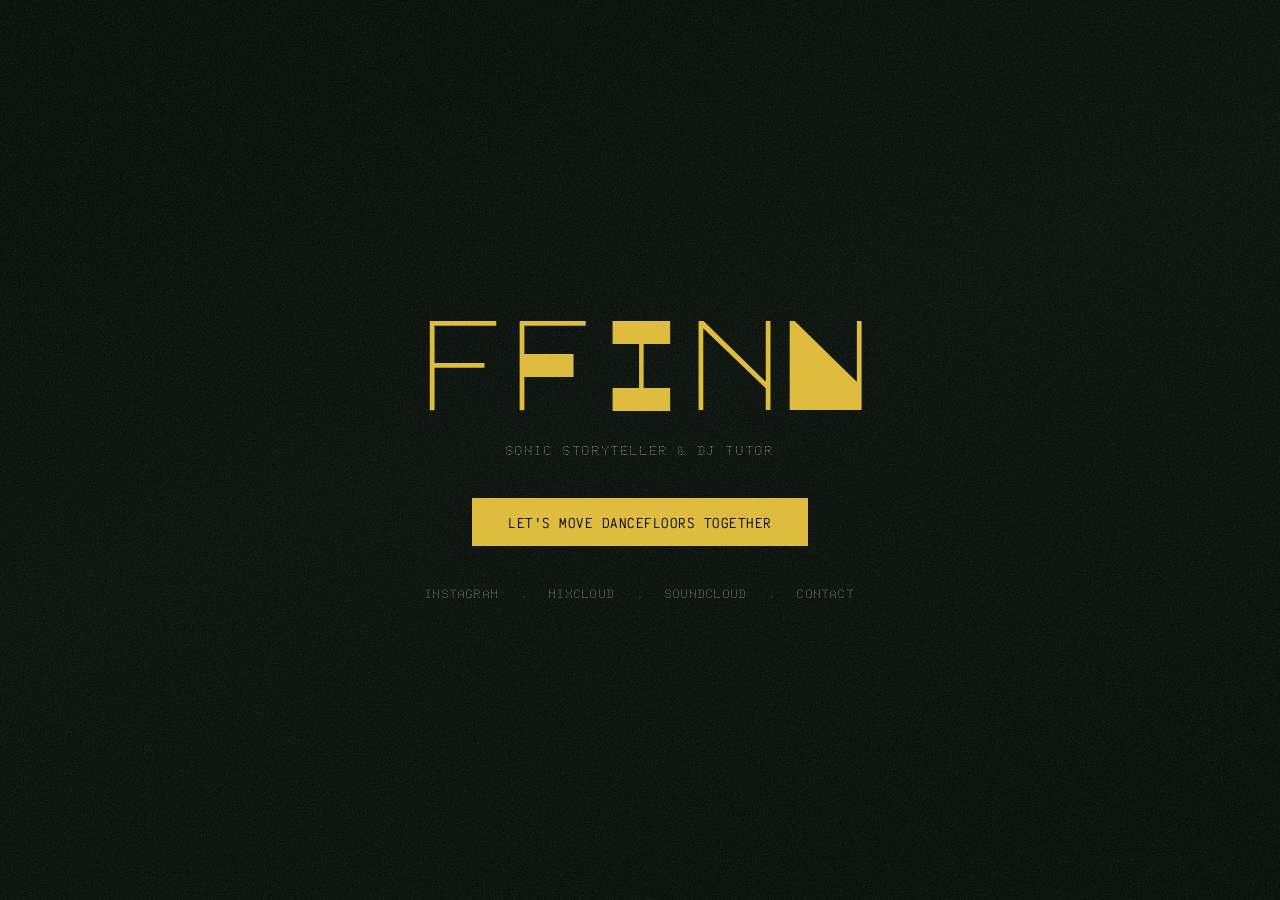
<file: index.html>
<!DOCTYPE html>
<html lang="en">
<head>
  <meta charset="UTF-8" />
  <meta name="viewport" content="width=device-width, initial-scale=1.0" />
  <meta name="theme-color" content="#060D07" />
  <title>FFINN — Sonic Storyteller, DJ Tutor</title>
  <meta name="description" content="FFINN is a queer, Bristol-based multi-genre DJ and tutor, with notable appearances at Shambala Festival and Bang Face Weekender under their belt." />
  <meta name="keywords" content="bristol, singapore, dj, ffinn, underground, dance, alternative, booty bass, dubstep, dnb, 140, femme, girl, lgbtqia, esea, asian" />
  <link rel="preconnect" href="https://fonts.googleapis.com" />
  <link rel="preconnect" href="https://fonts.gstatic.com" crossorigin />
  <link href="https://fonts.googleapis.com/css2?family=Doto:wght@600&family=Major+Mono+Display&family=Victor+Mono:wght@100;400&display=swap" rel="stylesheet" />
  <style>
    *, *::before, *::after { box-sizing: border-box; margin: 0; padding: 0; }
    ::selection { background: #E1BD37; color: #000; }

    :root {
      --bg: #060D07;
      --accent: #E1BD37;
      --text-muted: #A8D4AA;
      --font-body: 'Victor Mono', monospace;
      --font-heading: 'Major Mono Display', monospace;
      --font-mono: 'Doto', monospace;
    }

    body {
      background: linear-gradient(160deg, #020904 0%, #060D07 45%, #030A05 100%);
      color: #fff;
      font-family: var(--font-body);
      font-weight: 100;
      -webkit-font-smoothing: antialiased;
      min-height: 100svh;
      display: flex;
      flex-direction: column;
      align-items: center;
      justify-content: center;
      text-align: center;
      padding: 2rem;
    }

    /* Static noise grain */
    body::before {
      content: '';
      position: fixed;
      inset: 0;
      background: #111;
      filter: url(#noiseFilter);
      opacity: 0.13;
      pointer-events: none;
      z-index: 9000;
    }

    .site-title {
      font-family: var(--font-heading);
      font-size: clamp(3.5rem, 12vw, 8rem);
      font-weight: 400;
      letter-spacing: -0.03em;
      line-height: 1.05;
      color: var(--accent);
      margin-bottom: 1rem;
    }

    .subtitle {
      font-family: var(--font-mono);
      font-size: 0.83rem;
      font-weight: 400;
      letter-spacing: 0.12em;
      text-transform: uppercase;
      color: var(--text-muted);
      margin-bottom: 2.5rem;
    }

    .btn-workshops {
      display: inline-block;
      font-family: var(--font-body);
      font-size: 0.78rem;
      font-weight: 500;
      letter-spacing: 0.12em;
      text-transform: uppercase;
      padding: 0.9rem 2.2rem;
      border: 1px solid var(--accent);
      background: var(--accent);
      color: #000;
      text-decoration: none;
      margin-bottom: 2.5rem;
      transition: opacity 0.15s ease;
    }

    .btn-workshops:hover { opacity: 0.85; }

    .links {
      display: flex;
      gap: 1.25rem;
      flex-wrap: wrap;
      justify-content: center;
    }

    .links a {
      font-family: var(--font-mono);
      font-size: 0.77rem;
      font-weight: 400;
      letter-spacing: 0.1em;
      text-transform: uppercase;
      color: var(--text-muted);
      text-decoration: none;
      transition: color 0.12s ease;
    }

    .links a:hover { color: var(--accent); }

    .links .icon { display: none; }

    .sep {
      color: rgba(255, 255, 255, 0.15);
    }

    @media (max-width: 600px) {
      .links { gap: 1.5rem; }
      .links .icon { display: block; width: 22px; height: 22px; }
      .links .label { display: none; }
      .links .sep { display: none; }
      .links a { font-size: 0; color: var(--text-muted); }
    }
  </style>
</head>
<body>

  <h1 class="site-title">fFInN</h1>
  <p class="subtitle">Sonic Storyteller & DJ Tutor</p>
  <a href="/letsmove" class="btn-workshops">Let's Move Dancefloors Together</a>
  <div class="links">
    <a href="https://www.instagram.com/ffinniff/" target="_blank" rel="noopener" aria-label="Instagram">
      <svg class="icon" viewBox="0 0 24 24" fill="none" stroke="currentColor" stroke-width="1.5" stroke-linecap="round" stroke-linejoin="round"><rect x="2" y="2" width="20" height="20" rx="5"/><circle cx="12" cy="12" r="4"/><circle cx="17.5" cy="6.5" r="1" fill="currentColor" stroke="none"/></svg>
      <span class="label">Instagram</span>
    </a>
    <span class="sep">·</span>
    <a href="https://www.mixcloud.com/ffinn/" target="_blank" rel="noopener" aria-label="Mixcloud">
      <svg class="icon" viewBox="0 0 24 24" fill="none" stroke="currentColor" stroke-width="1.5" stroke-linecap="round" stroke-linejoin="round"><path d="M18 10h-1.26A8 8 0 1 0 9 20h9a5 5 0 0 0 0-10z"/></svg>
      <span class="label">Mixcloud</span>
    </a>
    <span class="sep">·</span>
    <a href="https://soundcloud.com/ffinniff" target="_blank" rel="noopener" aria-label="SoundCloud">
      <svg class="icon" viewBox="0 0 24 24" fill="none" stroke="currentColor" stroke-width="1.5" stroke-linecap="round" stroke-linejoin="round"><path d="M18 10h-1.26A8 8 0 1 0 9 20h9a5 5 0 0 0 0-10z"/><path d="M9 20V9"/></svg>
      <span class="label">SoundCloud</span>
    </a>
    <span class="sep">·</span>
    <a href="mailto:ffinniff@gmail.com" aria-label="Contact">
      <svg class="icon" viewBox="0 0 24 24" fill="none" stroke="currentColor" stroke-width="1.5" stroke-linecap="round" stroke-linejoin="round"><rect x="2" y="4" width="20" height="16" rx="2"/><path d="m22 7-8.97 5.7a1.94 1.94 0 0 1-2.06 0L2 7"/></svg>
      <span class="label">Contact</span>
    </a>
  </div>

  <svg width="0" height="0" style="position:absolute" aria-hidden="true">
    <filter id="noiseFilter">
      <feTurbulence type="fractalNoise" baseFrequency="0.65" numOctaves="4" stitchTiles="stitch"/>
    </filter>
  </svg>
</body>
</html>
</file>
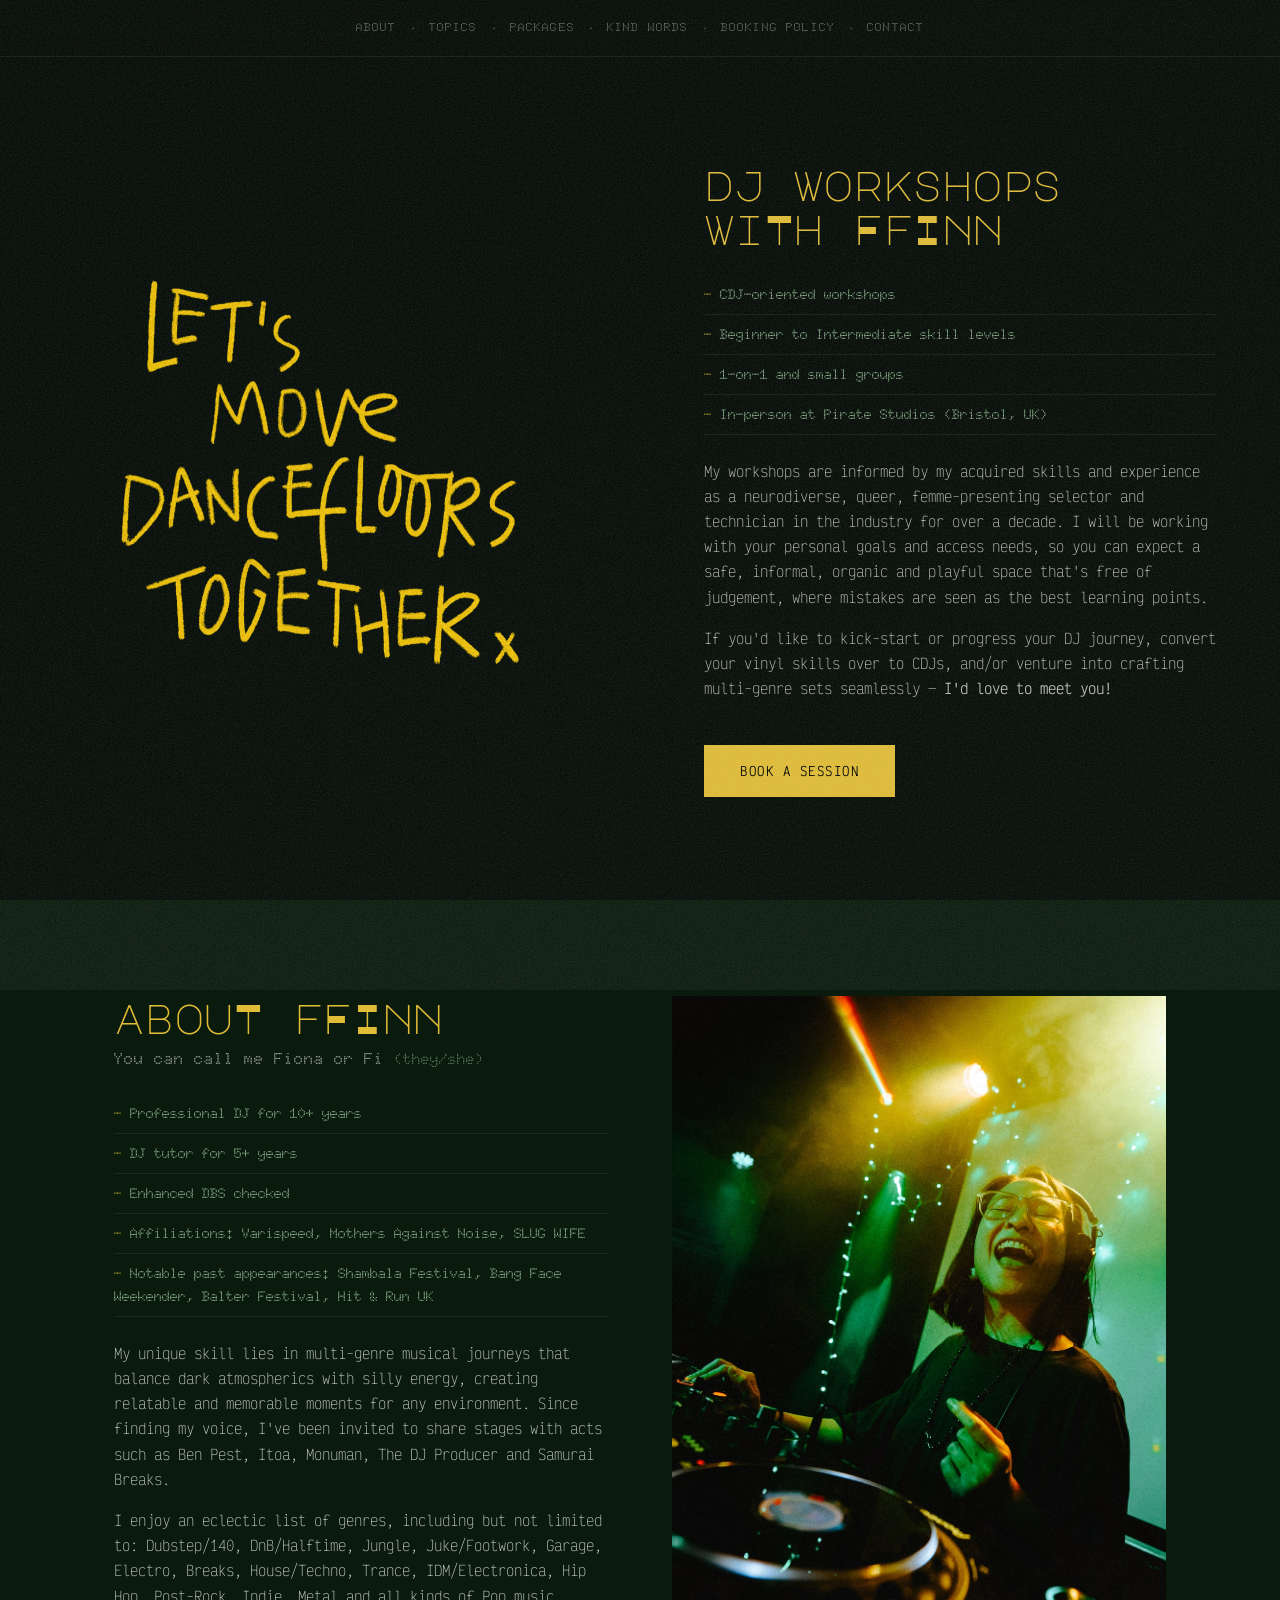
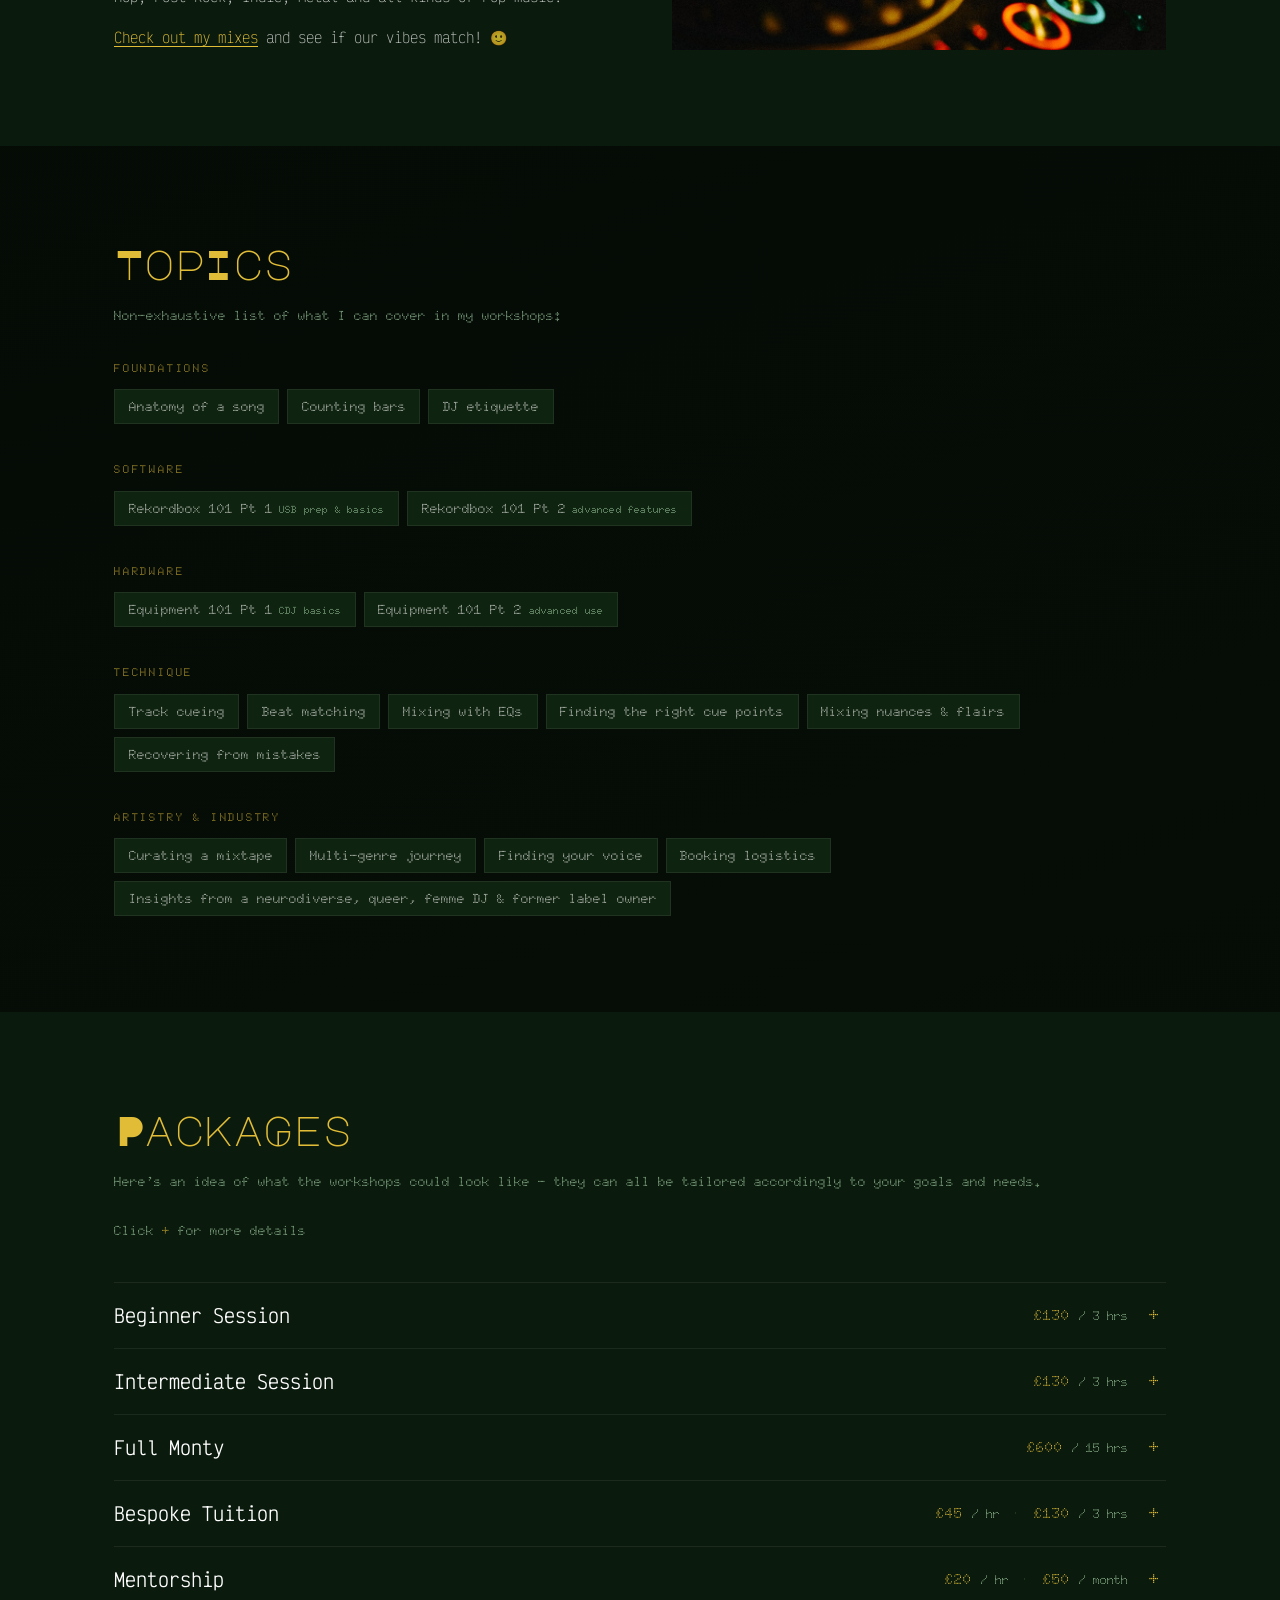
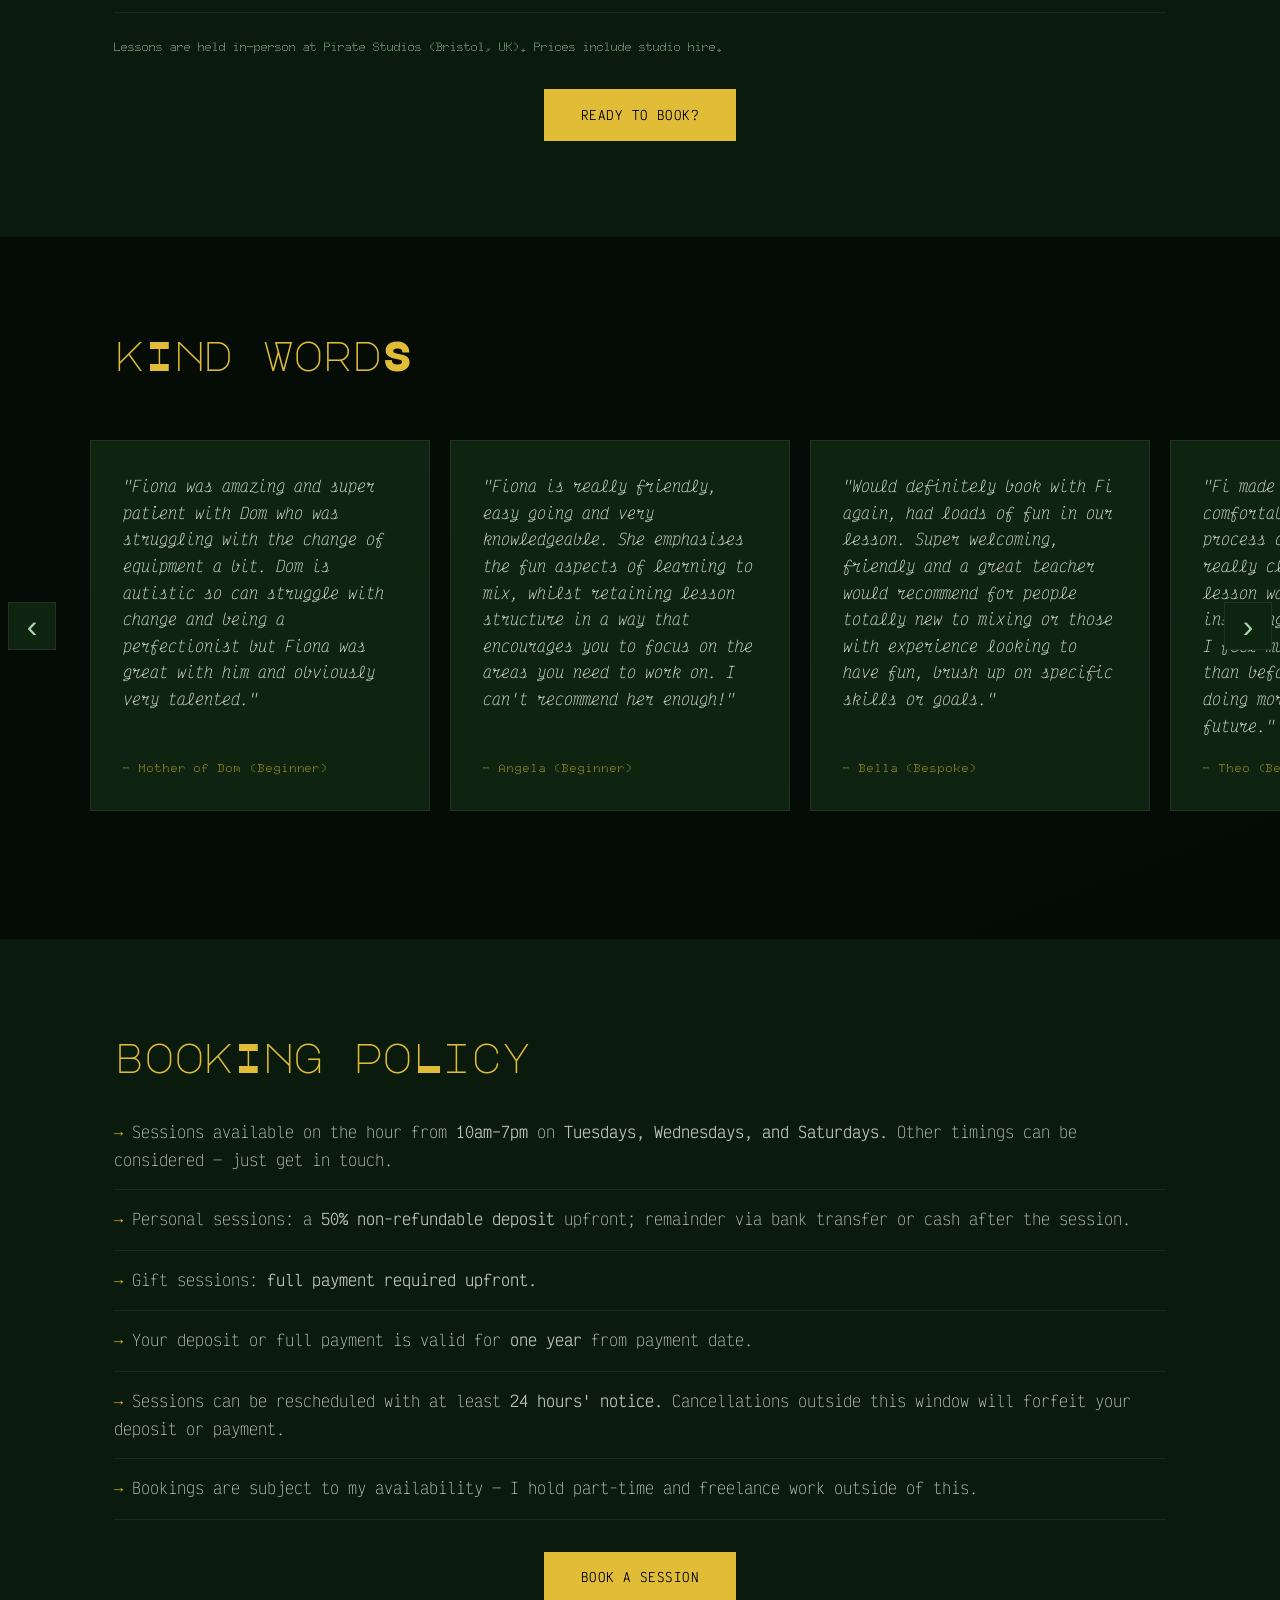
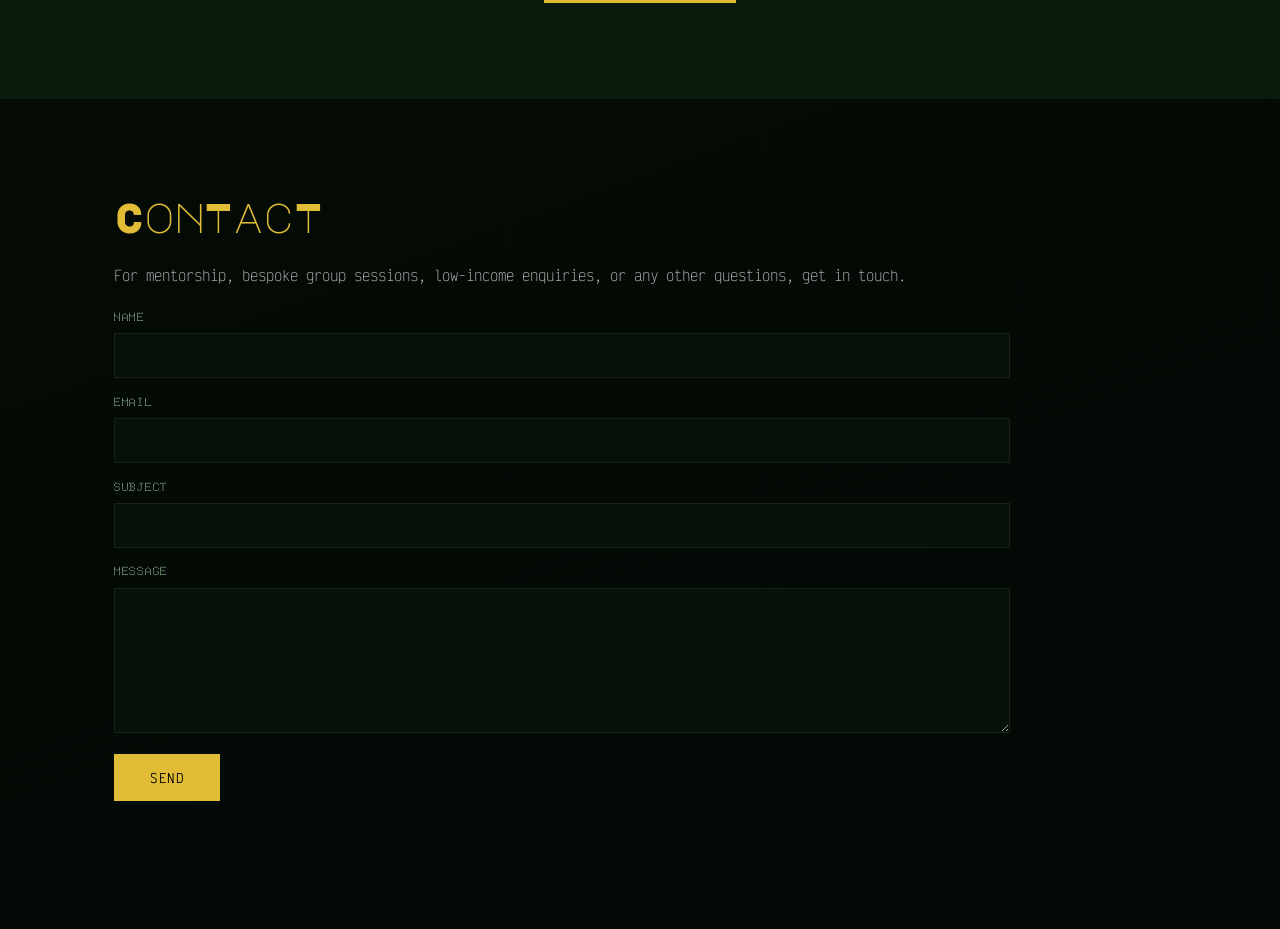
<file: letsmove.html>
<!DOCTYPE html>
<html lang="en">
<head>
  <meta charset="UTF-8" />
  <meta name="viewport" content="width=device-width, initial-scale=1.0" />
  <meta name="theme-color" content="#060D07" />
  <title>DJ Workshops with FFINN - Book a Session</title>
  <meta name="description" content="Beginner and Intermediate CDJ-oriented workshops and mentorship with Bristol-based sonic storyteller, FFINN. Sessions held in-person at Pirate Studios." />
  <meta name="keywords" content="bristol dj tutor, mentor, ffinn, pirate studios" />
  <link rel="preconnect" href="https://fonts.googleapis.com" />
  <link rel="preconnect" href="https://fonts.gstatic.com" crossorigin />
  <link href="https://fonts.googleapis.com/css2?family=Doto:wght@600&family=Major+Mono+Display&family=Victor+Mono:wght@100;400&display=swap" rel="stylesheet" />
  <link rel="stylesheet" href="style.css" />
  <link href="https://assets.calendly.com/assets/external/widget.css" rel="stylesheet" media="print" onload="this.media='all'" />
</head>
<body>

  <div class="scroll-progress" id="scrollProgress" aria-hidden="true"></div>

  <!-- Skip to content link -->
  <a href="#workshops" class="skip-link">Skip to content</a>

  <!-- ═══════════════════════════════════════
       MAIN NAV — section links
  ════════════════════════════════════════ -->
  <nav class="site-nav" aria-label="Page sections">
    <div class="site-nav-inner">
      <a href="#about"      class="nav-link">About</a>
      <span class="nav-sep" aria-hidden="true">·</span>
      <a href="#topics"     class="nav-link">Topics</a>
      <span class="nav-sep" aria-hidden="true">·</span>
      <a href="#packages"   class="nav-link">Packages</a>
      <span class="nav-sep" aria-hidden="true">·</span>
      <a href="#kind-words" class="nav-link">Kind Words</a>
      <span class="nav-sep" aria-hidden="true">·</span>
      <a href="#booking"    class="nav-link">Booking Policy</a>
      <span class="nav-sep" aria-hidden="true">·</span>
      <a href="#contact"    class="nav-link">Contact</a>
    </div>
  </nav>

  <!-- ═══════════════════════════════════════
       HERO + ABOUT WORKSHOPS (split 50/50)
  ════════════════════════════════════════ -->
  <section class="hero-split-section" id="top">
    <div class="hero-split-grid">
      
      <!-- Left: Logo fills column -->
      <div class="hero-side">
        <img src="logo.webp" alt="FFINN — Let's move dancefloors together" class="hero-logo" fetchpriority="high" />
      </div>

      <!-- Right: About Workshops -->
      <div class="workshops-side" id="workshops">
        <div class="container">
          <h1 class="section-heading-accent">dj workshops<br>wiTh FfInn</h1>
          <ul class="info-list">
            <li>CDJ-oriented workshops</li>
            <li>Beginner to Intermediate skill levels</li>
            <li>1-on-1 and small groups</li>
            <li>In-person at Pirate Studios <span class="mobile-break-bristol">(Bristol, UK)</span></li>
          </ul>
          <p class="body-copy">My workshops are informed by my acquired skills and experience as a neurodiverse, queer, femme-presenting selector and technician in the industry for over a decade. I will be working with your personal goals and access needs, so you can expect a safe, informal, organic and playful space that's free of judgement, where mistakes are seen as the best learning points.</p>
          <p class="body-copy">If you'd like to kick-start or progress your DJ journey, convert your vinyl skills over to CDJs, and/or venture into crafting multi-genre sets seamlessly — <strong>I'd love to meet you!</strong></p>
          <a href="#booking" class="btn btn-primary workshops-cta">Book a Session</a>
        </div>
      </div>

    </div>
  </section>

  <!-- ═══════════════════════════════════════
       ABOUT FFINN
  ════════════════════════════════════════ -->
  <section class="section section-alt reveal" id="about">
    <div class="container">
      <div class="about-grid">

        <div>
          <h2 class="section-heading-accent">abouT fFInn</h2>
          <p class="about-name">You can call me Fiona or Fi <span class="muted">(they/she)</span></p>
          <ul class="info-list">
            <li>Professional DJ for 10+ years</li>
            <li>DJ tutor for 5+ years</li>
            <li>Enhanced DBS checked</li>
            <li>Affiliations: Varispeed, Mothers Against Noise, SLUG WIFE</li>
            <li>Notable past appearances: Shambala Festival, Bang Face Weekender, Balter Festival, Hit & Run UK</li>
          </ul>
          <p>My unique skill lies in multi-genre musical journeys that balance dark atmospherics with silly energy, creating relatable and memorable moments for any environment. Since finding my voice, I've been invited to share stages with acts such as Ben Pest, Itoa, Monuman, The DJ Producer and Samurai Breaks.</p>
          <p>I enjoy an eclectic list of genres, including but not limited to: Dubstep/140, DnB/Halftime, Jungle, Juke/Footwork, Garage, Electro, Breaks, House/Techno, Trance, IDM/Electronica, Hip Hop, Post-Rock, Indie, Metal and all kinds of Pop music.</p>
          <p><a href="https://www.mixcloud.com/ffinn/" target="_blank" rel="noopener" class="text-link">Check out my mixes</a> and see if our vibes match! 🙂</p>
        </div>

        <img src="FFINN-DJ1.webp" alt="FFINN performing at the decks" class="about-photo" loading="lazy" />

      </div>
    </div>
  </section>

  <!-- ═══════════════════════════════════════
       TOPICS
  ════════════════════════════════════════ -->
  <section class="section reveal" id="topics">
    <div class="container">
      <h2 class="section-heading-accent">TopIcs</h2>
      <p class="section-sub">Non-exhaustive list of what I can cover in my workshops:</p>

      <div class="topic-groups">

        <div class="topic-group">
          <p class="topic-group-label">Foundations</p>
          <div class="topic-pills">
            <span class="pill">Anatomy of a song</span>
            <span class="pill">Counting bars</span>
            <span class="pill">DJ etiquette</span>
          </div>
        </div>

        <div class="topic-group">
          <p class="topic-group-label">Software</p>
          <div class="topic-pills">
            <span class="pill">Rekordbox 101 Pt 1 <span class="pill-sub">USB prep &amp; basics</span></span>
            <span class="pill">Rekordbox 101 Pt 2 <span class="pill-sub">advanced features</span></span>
          </div>
        </div>

        <div class="topic-group">
          <p class="topic-group-label">Hardware</p>
          <div class="topic-pills">
            <span class="pill">Equipment 101 Pt 1 <span class="pill-sub">CDJ basics</span></span>
            <span class="pill">Equipment 101 Pt 2 <span class="pill-sub">advanced use</span></span>
          </div>
        </div>

        <div class="topic-group">
          <p class="topic-group-label">Technique</p>
          <div class="topic-pills">
            <span class="pill">Track cueing</span>
            <span class="pill">Beat matching</span>
            <span class="pill">Mixing with EQs</span>
            <span class="pill">Finding the right cue points</span>
            <span class="pill">Mixing nuances &amp; flairs</span>
            <span class="pill">Recovering from mistakes</span>
          </div>
        </div>

        <div class="topic-group">
          <p class="topic-group-label">Artistry &amp; Industry</p>
          <div class="topic-pills">
            <span class="pill">Curating a mixtape</span>
            <span class="pill">Multi-genre journey</span>
            <span class="pill">Finding your voice</span>
            <span class="pill">Booking logistics</span>
            <span class="pill">Insights from a neurodiverse, queer, femme DJ &amp; former label owner</span>
          </div>
        </div>

      </div>
    </div>
  </section>

  <!-- ═══════════════════════════════════════
       PACKAGES
  ════════════════════════════════════════ -->
  <section class="section section-alt reveal" id="packages">
    <div class="container">
      <h2 class="section-heading-accent">PackaGes</h2>
      <p class="section-sub">Here’s an idea of what the workshops could look like — they can all be tailored accordingly to your goals and needs.</p>
      <p class="section-sub">Click <span class="inline-accent">+</span> for more details</p>

      <div class="accordion" role="list">

        <!-- Beginner -->
        <div class="accordion-item" role="listitem">
          <button class="accordion-header" aria-expanded="false" aria-controls="acc-1">
            <span class="acc-title">Beginner Session</span>
            <span class="acc-price">£130 <span class="acc-dur">/ 3 hrs</span></span>
            <span class="acc-toggle" aria-hidden="true">+</span>
          </button>
          <div class="accordion-body" id="acc-1" role="region">
            <div class="accordion-inner">
              <p class="req"><strong>Required:</strong> Basic music theory (song anatomy &amp; counting bars).</p>
              <p>Walk away feeling <strong>house-party-ready</strong> after 1 session!</p>
              <p>Example topics covered:</p>
              <ul>
                <li>Rekordbox 101 Pt 1</li>
                <li>Equipment 101 Pt 1</li>
                <li>Track cueing</li>
                <li>Beat matching</li>
                <li>Basic EQ mixing</li>
              </ul>
            </div>
          </div>
        </div>

        <!-- Intermediate -->
        <div class="accordion-item" role="listitem">
          <button class="accordion-header" aria-expanded="false" aria-controls="acc-2">
            <span class="acc-title">Intermediate Session</span>
            <span class="acc-price">£130 <span class="acc-dur">/ 3 hrs</span></span>
            <span class="acc-toggle" aria-hidden="true">+</span>
          </button>
          <div class="accordion-body" id="acc-2" role="region">
            <div class="accordion-inner">
              <p class="req"><strong>Required:</strong> Basic music theory + beginner knowledge or substantial experience with CDJ equipment &amp; mixing.</p>
              <p>Walk away feeling <strong>booth/stage-ready</strong> after 1 session!</p>
              <p>Example topics covered:</p>
              <ul>
                <li>Rekordbox 101 Pt 2</li>
                <li>Equipment 101 Pt 2</li>
                <li>Finding the right cue point(s)</li>
                <li>Mixing nuances &amp; flairs</li>
                <li>Recovering from mistakes</li>
              </ul>
            </div>
          </div>
        </div>

        <!-- Full Monty -->
        <div class="accordion-item" role="listitem">
          <button class="accordion-header" aria-expanded="false" aria-controls="acc-3">
            <span class="acc-title">Full Monty</span>
            <span class="acc-price">£600 <span class="acc-dur">/ 15 hrs</span></span>
            <span class="acc-toggle" aria-hidden="true">+</span>
          </button>
          <div class="accordion-body" id="acc-3" role="region">
            <div class="accordion-inner">
              <p>A fleshed-out course for <strong>all skill levels</strong> — no prior musical or mixing experience required. Runs across 5 days over about a month. We'll dig deep and play hard, with ample space to practise and breathe.</p>
              <p>Walk away feeling <strong>confident and equipped</strong> after 5 sessions!</p>
              <p>What's included:</p>
              <ul>
                <li>4× 3-hour sessions with breaks (recommended weekly, but flexible)</li>
                <li>1× 3-hour supervised mixing session — practise and record your mix</li>
                <li>Lesson plans tailored to your personal goals</li>
                <li>£50 non-refundable deposit upfront; remainder via a mutually-agreed payment plan</li>
              </ul>
            </div>
          </div>
        </div>

        <!-- Bespoke Tuition -->
        <div class="accordion-item" role="listitem">
          <button class="accordion-header" aria-expanded="false" aria-controls="acc-4">
            <span class="acc-title">Bespoke Tuition</span>
            <span class="acc-price">£45 <span class="acc-dur">/ hr</span> <span class="acc-sep">·</span> £130 <span class="acc-dur">/ 3 hrs</span></span>
            <span class="acc-toggle" aria-hidden="true">+</span>
          </button>
          <div class="accordion-body" id="acc-4" role="region">
            <div class="accordion-inner">
              <p>For those who are already adept with DJ equipment &amp; mixing. Best suited for those returning to the decks after a hiatus, or looking to level up their mixing styles.</p>
              <ul>
                <li>Refresh your muscle memory around the equipment</li>
                <li>Convert your vinyl mixing skills to CDJs</li>
                <li>Try out and bounce mixing ideas with me</li>
                <li>Supervised mixing and/or recording of a set</li>
                <li>Run through any other topics mentioned above</li>
              </ul>
            </div>
          </div>
        </div>

        <!-- Mentorship -->
        <div class="accordion-item" role="listitem">
          <button class="accordion-header" aria-expanded="false" aria-controls="acc-5">
            <span class="acc-title">Mentorship</span>
            <span class="acc-price">£20 <span class="acc-dur">/ hr</span> <span class="acc-sep">·</span> £50 <span class="acc-dur">/ month</span></span>
            <span class="acc-toggle" aria-hidden="true">+</span>
          </button>
          <div class="accordion-body" id="acc-5" role="region">
            <div class="accordion-inner">
              <p><strong>Hourly:</strong></p>
              <ul style="margin-bottom: 1rem;">
                <li>Video calls or in-person meetings</li>
              </ul>
              <p><strong>Monthly:</strong></p>
              <ul>
                <li>1× 1-hour video call/in-person meeting a month + ongoing emails and instant messaging on Signal</li>
              </ul>
              <p>Pick my brain over any of these topics:</p>
              <ul>
                <li>DJ etiquette</li>
                <li>Soundboard, mixtape and setlist ideas</li>
                <li>Constructive feedback on a mix or set you've done</li>
                <li>Finding your positionality within the music industry</li>
                <li>Insights from an ethnic minority, AuDHD, queer, femme-presenting DJ, artist, technician, former record label owner and promoter</li>
                <li>Any other topics mentioned above</li>
              </ul>
            </div>
          </div>
        </div>

      </div><!-- /accordion -->

      <p class="footnote">Lessons are held in-person at Pirate Studios (Bristol, UK). Prices include studio hire.</p>

      <div class="booking-cta">
        <a href="#booking" class="btn btn-primary">Ready to book?</a>
      </div>
    </div>
  </section>

  <!-- ═══════════════════════════════════════
       KIND WORDS
  ════════════════════════════════════════ -->
  <section class="section reveal" id="kind-words">
    <div class="container">
      <h2 class="section-heading-accent">kInd WordS</h2>
    </div>
    <div class="reviews-container">
      <button class="review-nav review-nav-prev" aria-label="Previous testimonial">‹</button>
      <div class="reviews-scroll-outer" tabindex="0" role="region" aria-label="Customer testimonials">
        <div class="reviews-track">
        <div class="review-card">
          <p class="review-body">"Fiona was amazing and super patient with Dom who was struggling with the change of equipment a bit. Dom is autistic so can struggle with change and being a perfectionist but Fiona was great with him and obviously very talented."</p>
          <p class="review-attr">— Mother of Dom (Beginner)</p>
        </div>
        <div class="review-card">
          <p class="review-body">"Fiona is really friendly, easy going and very knowledgeable. She emphasises the fun aspects of learning to mix, whilst retaining lesson structure in a way that encourages you to focus on the areas you need to work on. I can't recommend her enough!"</p>
          <p class="review-attr">— Angela (Beginner)</p>
        </div>
        <div class="review-card">
          <p class="review-body">"Would definitely book with Fi again, had loads of fun in our lesson. Super welcoming, friendly and a great teacher would recommend for people totally new to mixing or those with experience looking to have fun, brush up on specific skills or goals."</p>
          <p class="review-attr">— Bella (Bespoke)</p>
        </div>
        <div class="review-card">
          <p class="review-body">"Fi made me feel very comfortable and explained the process of DJing with CDJs really clearly and simply. The lesson was super fun, inspiring and educational and I feel much more confident than before! I look forward to doing more lessons in the future."</p>
          <p class="review-attr">— Theo (Beginner)</p>
        </div>
        <div class="review-card">
          <p class="review-body">"Fiona was an instrumental part of the beginning of my journey — they helped me understand club equipment, find courage and confidence to navigate all of it with less anxiety!"</p>
          <p class="review-attr">— Lily (Beginner)</p>
        </div>
        <div class="review-card">
          <p class="review-body">"Fi is a fantastic teacher. I had such a great time in my lesson and it felt very well structured. She got me to a place where I felt knowledgeable and comfortable enough to have fun practicing at home."</p>
          <p class="review-attr">— Lydia (Beginner)</p>
        </div>
      </div>
      <button class="review-nav review-nav-next" aria-label="Next testimonial">›</button>
    </div>
  </section>

  <!-- ═══════════════════════════════════════
       BOOKING
  ════════════════════════════════════════ -->
  <section class="section section-alt reveal" id="booking">
    <div class="container">
      <h2 class="section-heading-accent">bookIng poLicy</h2>

      <ul class="policy-list">
        <li>Sessions available on the hour from <strong>10am–7pm</strong> on <strong>Tuesdays, Wednesdays, and Saturdays.</strong> Other timings can be considered — just get in touch.</li>
        <li>Personal sessions: a <strong>50% non-refundable deposit</strong> upfront; remainder via bank transfer or cash after the session.</li>
        <li>Gift sessions: <strong>full payment required upfront.</strong></li>
        <li>Your deposit or full payment is valid for <strong>one year</strong> from payment date.</li>
        <li>Sessions can be rescheduled with at least <strong>24 hours' notice.</strong> Cancellations outside this window will forfeit your deposit or payment.</li>
        <li>Bookings are subject to my availability — I hold part-time and freelance work outside of this.</li>
      </ul>

      <div class="booking-cta">
        <a href="" onclick="Calendly.initPopupWidget({url:'https://calendly.com/ffinn/dj-3hr?hide_gdpr_banner=1&background_color=060D07&text_color=ffffff&primary_color=E1BD37'});return false;" class="btn btn-primary">Book a Session</a>
      </div>
      <script type="text/javascript" src="https://assets.calendly.com/assets/external/widget.js" async></script>
    </div>
  </section>

  <section class="section reveal" id="contact">
    <div class="container">
      <h2 class="section-heading-accent">ConTacT</h2>
      <div class="contact-section">
        <p class="body-copy">For mentorship, bespoke group sessions, low-income enquiries, or any other questions, get in touch.</p>
        <form class="contact-form" id="contactForm" novalidate>
          <input type="hidden" name="submittedAt" id="submittedAt" />
          <input type="text" name="company" id="company" tabindex="-1" autocomplete="off" aria-hidden="true" class="hp-field" style="position:absolute;left:-10000px;top:auto;width:1px;height:1px;opacity:0;pointer-events:none;" />
          <label>
            <span>Name</span>
            <input type="text" name="name" required />
          </label>
          <label>
            <span>Email</span>
            <input type="email" name="email" required />
          </label>
          <label>
            <span>Subject</span>
            <input type="text" name="subject" required />
          </label>
          <label>
            <span>Message</span>
            <textarea name="message" rows="6" required></textarea>
          </label>
          <button type="submit" class="btn btn-primary">Send</button>
        </form>
        <p class="contact-status" id="contactStatus" role="status" aria-live="polite"></p>
      </div>
    </div>
  </section>

  <!-- Back to top -->
  <button class="back-to-top" aria-label="Back to top" id="backToTop">↑</button>

  <script src="main.js"></script>

  <!-- Fix: Calendly popup messes with body styles on mobile close -->
  <script>
    window.addEventListener('message', function (e) {
      if (e.data.event && e.data.event === 'calendly.close_page') {
        document.body.removeAttribute('style');
        document.documentElement.removeAttribute('style');
        var vp = document.querySelector('meta[name="viewport"]');
        if (vp) vp.setAttribute('content', 'width=device-width, initial-scale=1.0');
      }
    });
  </script>

  <svg width="0" height="0" style="position:absolute" aria-hidden="true">
    <filter id="noiseFilter">
      <feTurbulence type="fractalNoise" baseFrequency="0.65" numOctaves="4" stitchTiles="stitch"/>
    </filter>
  </svg>
</body>
</html>
</file>
<file: style.css>
/* ═══════════════════════════════════════════
   FFINN — DJ Workshops
   Dark green-black, yellow accent, monospace
   ═══════════════════════════════════════════ */

/* ─── TOKENS ─────────────────────────────── */
:root {
  --bg:          #060D07;
  --bg-alt:      #0A1A0C;
  --bg-raised:   #0F2410;
  --accent:      #E1BD37;
  --accent-dim:  rgba(225, 189, 55, 0.12);
  --text:        #FFFFFF;
  --text-muted:  #A8D4AA;
  --text-dim:    #3A5A3C;
  --border:      rgba(255, 255, 255, 0.07);
  --font-body:   'Victor Mono', monospace;
  --font-heading:'Major Mono Display', monospace;
  --font-mono:   'Doto', monospace;
}

/* ─── RESET ──────────────────────────────── */
html { background: #060D07; }
*, *::before, *::after { box-sizing: border-box; margin: 0; padding: 0; }

/* ─── SELECTION ──────────────────────────── */
::selection { background: var(--accent); color: #000; }

/* ─── SCROLLBAR ──────────────────────────── */
::-webkit-scrollbar { width: 3px; }
::-webkit-scrollbar-track { background: transparent; }
::-webkit-scrollbar-thumb { background: var(--accent); border-radius: 2px; }

/* ─── SCROLL PROGRESS ────────────────────── */
.scroll-progress {
  position: fixed;
  top: 0;
  left: 0;
  height: 2px;
  width: 0%;
  background: var(--accent);
  z-index: 9999;
  pointer-events: none;
  transition: width 0.08s linear;
}

/* ─── SCROLL REVEAL ──────────────────────── */
@media (prefers-reduced-motion: no-preference) {
  .reveal {
    opacity: 0;
    transform: translateY(20px);
    transition: opacity 0.65s ease, transform 0.65s ease;
  }
  .reveal.is-visible {
    opacity: 1;
    transform: translateY(0);
  }
}

@media (prefers-reduced-motion: no-preference) {
  html { scroll-behavior: smooth; }
}

body {
  background: linear-gradient(160deg, #020904 0%, #060D07 45%, #030A05 100%);
  color: var(--text);
  font-family: var(--font-body);
  font-weight: 100;
  font-size: 14px;
  line-height: 1.65;
  -webkit-font-smoothing: antialiased;
}

/* Noise grain overlay — static for smooth mobile perf */
body::before {
  content: '';
  position: fixed;
  inset: 0;
  background: #111;
  filter: url(#noiseFilter);
  opacity: 0.13;
  pointer-events: none;
  z-index: 9000;
}

/* ─── TYPOGRAPHY ─────────────────────────── */
h1, h2, h3 {
  font-family: var(--font-heading);
  font-weight: 400;
  letter-spacing: -0.03em;
  line-height: 1.05;
}

h1 { font-size: clamp(4rem, 14vw, 10rem); letter-spacing: -0.05em; }
h2 { font-size: clamp(1.8rem, 4vw, 2.6rem); margin-bottom: 1.5rem; }

p { margin-bottom: 1rem; }
p:last-child { margin-bottom: 0; }
a { color: inherit; text-decoration: none; }

strong { font-weight: 400; }

/* ─── LAYOUT ─────────────────────────────── */
.container {
  max-width: 1100px;
  margin: 0 auto;
  padding-inline: 1.5rem;
}

.container-narrow { max-width: 740px; }

.section      { padding-block: 6rem; }
.section-alt  { background: var(--bg-alt); }

/* ─── UI ATOMS ───────────────────────────── */

/* Label */
.section-label {
  font-family: var(--font-mono);
  font-size: 0.73rem;
  font-weight: 600;
  letter-spacing: 0.18em;
  text-transform: uppercase;
  color: var(--accent);
  display: block;
  margin-bottom: 0.6rem;
}

.section-sub {
  font-family: var(--font-mono);
  font-weight: 600;
  font-size: 0.83rem;
  color: var(--text-muted);
  margin-top: -0.3rem;
  margin-bottom: 2rem;
}

.inline-accent {
  color: var(--accent);
}

.mobile-break-sep {
  display: inline;
}

.mobile-break-bristol {
  display: inline;
}

/* Muted text */
.muted      { color: var(--text-muted); font-weight: 400; }
.body-copy  { color: rgba(255,255,255,0.72); line-height: 1.8; }

/* Footnote */
.footnote {
  font-family: var(--font-mono);
  font-weight: 600;
  font-size: 0.77rem;
  color: var(--text-muted);
  margin-top: 1.5rem;
}

/* Button */
.btn {
  display: inline-block;
  font-family: var(--font-body);
  font-size: 0.78rem;
  font-weight: 400;
  letter-spacing: 0.12em;
  text-transform: uppercase;
  padding: 0.9rem 2.2rem;
  border: 1px solid var(--accent);
  cursor: pointer;
  transition: background 0.15s ease, color 0.15s ease, box-shadow 0.15s ease;
}

.btn-primary { background: var(--accent); color: #000; font-weight: 400; }
.btn-primary:hover { background: var(--accent); color: #000; }
.btn:focus-visible {
  outline: 2px solid var(--accent);
  outline-offset: 4px;
}

/* Text link */
.text-link {
  color: var(--accent);
  text-decoration: underline;
  text-underline-offset: 3px;
}
.text-link:hover { text-decoration: none; }
.text-link:focus-visible {
  outline: 2px solid var(--accent);
  outline-offset: 3px;
}

/* Skip link */
.skip-link {
  position: absolute;
  top: -100px;
  left: 0;
  background: var(--accent);
  color: #000;
  font-family: var(--font-mono);
  font-size: 0.83rem;
  font-weight: 600;
  letter-spacing: 0.1em;
  text-transform: uppercase;
  padding: 0.75rem 1.5rem;
  z-index: 9999;
  transition: top 0.2s ease;
}
.skip-link:focus {
  top: 0;
}

/* ─── SITE NAV ───────────────────────────── */
.site-nav {
  position: fixed;
  top: 0;
  left: 0;
  right: 0;
  z-index: 200;
  background: rgba(6, 13, 7, 0.4);
  backdrop-filter: blur(12px);
  -webkit-backdrop-filter: blur(12px);
  border-bottom: 1px solid var(--border);
}

.site-nav-inner {
  max-width: 1100px;
  margin: 0 auto;
  padding: 0.75rem 1.5rem;
  display: flex;
  align-items: center;
  justify-content: center;
  gap: 0;
  min-height: 48px;
}

.nav-link {
  font-family: var(--font-mono);
  font-weight: 600;
  font-size: 0.73rem;
  letter-spacing: 0.1em;
  text-transform: uppercase;
  color: rgba(255,255,255,0.55);
  padding: 0.4rem 0.75rem;
  transition: color 0.12s ease;
  white-space: nowrap;
}
.nav-link:hover { color: var(--accent); }
.nav-link:focus-visible {
  outline: 2px solid var(--accent);
  outline-offset: 3px;
}

.nav-sep {
  color: var(--text-dim);
  font-size: 0.85rem;
  flex-shrink: 0;
}



/* ─── HERO ───────────────────────────────── */
/* Hero + Workshops Split (vertical 50/50) */
.hero-split-section {
  min-height: 100svh;
  padding-top: 60px;
}

.hero-split-grid {
  display: grid;
  grid-template-columns: 1fr 1fr;
  min-height: calc(100svh - 60px);
  max-width: 1400px;
  margin: 0 auto;
}

.hero-side {
  display: flex;
  align-items: center;
  justify-content: center;
  overflow: hidden;
  padding: 3rem 3rem 4rem;
}

.hero-logo {
  max-width: fit-content;
  max-height: 100%;
  width: 85%;
  height: auto;
  display: block;
  object-fit: contain;
}

.workshops-side {
  display: flex;
  flex-direction: column;
  justify-content: center;
  padding: 4rem;
}

.workshops-side .container {
  padding-inline: 0;
}

.workshop-pill {
  display: inline-block;
  font-family: var(--font-mono);
  font-size: 0.73rem;
  font-weight: 600;
  letter-spacing: 0.15em;
  text-transform: uppercase;
  color: var(--accent);
  border: 1px solid var(--accent);
  padding: 0.3rem 0.75rem;
  border-radius: 2px;
  margin-bottom: 1.5rem;
}

.workshops-cta {
  margin-top: 1.75rem;
}

/* ─── ABOUT ──────────────────────────────── */
.about-grid {
  display: grid;
  grid-template-columns: 1fr 1fr;
  gap: 4rem;
  align-items: stretch;
}

.about-photo {
  width: 100%;
  height: 100%;
  object-fit: cover;
  object-position: center top;
  display: block;
}

.about-grid .section-heading-accent { margin-bottom: 0.35rem; }

.about-name {
  font-family: var(--font-mono);
  font-size: 1rem;
  font-weight: 600;
  color: var(--text-muted);
  margin-bottom: 1.25rem;
}

.about-name .muted { font-size: 0.95rem; }

/* Social icon row */
.about-social-icons {
  display: flex;
  flex-wrap: wrap;
  gap: 0.5rem 1.25rem;
  margin: 0.75rem 0 2.5rem;
}

.social-icon-link {
  display: inline-flex;
  align-items: center;
  gap: 0.4rem;
  font-family: var(--font-mono);
  font-size: 0.73rem;
  font-weight: 600;
  letter-spacing: 0.1em;
  text-transform: uppercase;
  color: var(--text-muted);
  transition: color 0.12s ease;
}

.social-icon-link:hover { color: var(--accent); }
.social-icon-link:focus-visible {
  outline: 2px solid var(--accent);
  outline-offset: 3px;
}

.social-icon-link svg {
  flex-shrink: 0;
  display: block;
}

.about-grid > div > p {
  color: rgba(255,255,255,0.72);
  line-height: 1.8;
}

/* Info list */
.info-list {
  list-style: none;
  margin-bottom: 1.5rem;
}

.info-list li {
  font-family: var(--font-mono);
  font-weight: 600;
  font-size: 0.87rem;
  color: var(--text-muted);
  padding-block: 0.5rem;
  border-bottom: 1px solid var(--border);
}

.info-list li::before {
  content: '— ';
  color: var(--accent);
}

/* ─── TOPICS ─────────────────────────────── */
.topic-groups {
  display: flex;
  flex-direction: column;
  gap: 2.25rem;
  margin-top: 0.5rem;
}

.topic-group {}

.topic-group-label {
  font-family: var(--font-mono);
  font-size: 0.7rem;
  font-weight: 600;
  letter-spacing: 0.16em;
  text-transform: uppercase;
  color: var(--accent);
  margin-bottom: 0.75rem;
}

.topic-pills {
  display: flex;
  flex-wrap: wrap;
  gap: 0.5rem;
}

.pill {
  font-family: var(--font-mono);
  font-weight: 600;
  font-size: 0.83rem;
  color: rgba(255, 255, 255, 0.88);
  background: var(--bg-raised);
  border: 1px solid var(--border);
  padding: 0.45rem 0.85rem;
  line-height: 1.4;
  display: inline-flex;
  align-items: baseline;
  gap: 0.4rem;
}

.pill-sub {
  font-size: 0.65rem;
  color: var(--text-muted);
  letter-spacing: 0.02em;
}

/* Accent section heading (e.g. Packages) */
.section-heading-accent {
  font-family: var(--font-heading);
  font-size: clamp(1.8rem, 4vw, 2.6rem);
  font-weight: 400;
  letter-spacing: -0.03em;
  line-height: 1.05;
  color: var(--accent);
  margin-bottom: 1.5rem;
}

/* ─── ACCORDION ──────────────────────────── */
.accordion {
  margin-top: 2.5rem;
  border-top: 1px solid var(--border);
}

.accordion-item {
  border-bottom: 1px solid var(--border);
}

.accordion-header {
  width: 100%;
  background: none;
  border: none;
  color: var(--text);
  cursor: pointer;
  display: flex;
  align-items: center;
  gap: 1rem;
  padding-block: 1.25rem;
  text-align: left;
  transition: color 0.12s ease;
}

.accordion-header:hover       { color: var(--accent); }
.accordion-header:focus-visible {
  outline: 1px solid var(--accent);
  outline-offset: 2px;
}

.acc-title {
  font-family: var(--font-body);
  font-size: clamp(0.95rem, 2.5vw, 1.15rem);
  font-weight: 400;
  flex: 1;
}

.acc-price {
  font-family: var(--font-mono);
  font-weight: 600;
  font-size: 0.9rem;
  color: var(--accent);
  white-space: nowrap;
  flex-shrink: 0;
}

.acc-dur  { color: var(--text-muted); font-size: 0.78rem; }
.acc-sep  { color: var(--text-dim); margin-inline: 0.2rem; }

.acc-toggle {
  font-family: var(--font-mono);
  font-weight: 600;
  font-size: 1.15rem;
  color: var(--accent);
  width: 1.4rem;
  text-align: center;
  flex-shrink: 0;
  user-select: none;
}

/* Accordion body — hidden by default */
.accordion-body {
  display: grid;
  grid-template-rows: 0fr;
  transition: grid-template-rows 0.25s ease;
  overflow: hidden;
}

.accordion-body > .accordion-inner {
  overflow: hidden;
  padding-bottom: 0;
  transition: padding-bottom 0.25s ease;
}

.accordion-body.open {
  grid-template-rows: 1fr;
}

.accordion-body.open > .accordion-inner {
  padding-bottom: 1.75rem;
}

/* Body content styles */
.accordion-body p { color: rgba(255,255,255,0.72); line-height: 1.8; }
.accordion-body p + p { margin-top: 0.75rem; }

.accordion-body ul {
  list-style: none;
  margin-block: 0.75rem;
}

.accordion-body li {
  font-family: var(--font-mono);
  font-weight: 600;
  font-size: 0.87rem;
  color: var(--text-muted);
  padding-block: 0.35rem;
}

.accordion-body li::before {
  content: '· ';
  color: var(--accent);
}

/* Req note */
.req {
  font-family: var(--font-mono);
  font-weight: 600;
  font-size: 0.83rem;
  color: var(--text-muted);
  padding: 0.75rem 1rem;
  border-left: 2px solid var(--accent);
  background: var(--accent-dim);
  margin-bottom: 1rem;
  line-height: 1.55;
}

/* ─── BOOKING ────────────────────────────── */
.policy-list {
  list-style: none;
  margin-top: 1.5rem;
}

.policy-list li {
  padding-block: 1rem;
  border-bottom: 1px solid var(--border);
  color: rgba(255,255,255,0.72);
  font-size: 0.95rem;
  line-height: 1.75;
}

.policy-list li::before {
  content: '→  ';
  font-family: var(--font-mono);
  font-weight: 600;
  color: var(--accent);
}

.booking-cta {
  margin-top: 2rem;
  text-align: center;
}

.booking-cta p {
  margin-top: 2rem;
}

.contact-section {
  margin-top: 1.5rem;
  max-width: 56rem;
}

.contact-form {
  display: grid;
  gap: 0.9rem;
  margin-top: 1.25rem;
}

.contact-form input.hp-field {
  position: absolute !important;
  left: -10000px !important;
  top: auto !important;
  width: 1px !important;
  height: 1px !important;
  opacity: 0 !important;
  pointer-events: none !important;
  padding: 0 !important;
  border: 0 !important;
}

.contact-form label {
  display: grid;
  gap: 0.35rem;
}

.contact-form label span {
  font-family: var(--font-mono);
  font-weight: 600;
  font-size: 0.75rem;
  letter-spacing: 0.06em;
  color: var(--text-muted);
  text-transform: uppercase;
}

.contact-form input,
.contact-form textarea {
  width: 100%;
  background: #061108;
  color: var(--text);
  border: 1px solid var(--border);
  padding: 0.72rem 0.8rem;
  font-family: var(--font-body);
  font-size: 0.9rem;
}

.contact-form textarea {
  resize: vertical;
}

.contact-form input:focus,
.contact-form textarea:focus {
  outline: 2px solid var(--accent);
  outline-offset: 1px;
  border-color: var(--accent);
}

.contact-form .btn {
  justify-self: start;
  margin-top: 0.4rem;
}
.contact-status {
  min-height: 1.2rem;
  margin-top: 0.75rem;
  font-family: var(--font-mono);
  font-size: 0.74rem;
  letter-spacing: 0.04em;
  color: var(--text-muted);
}

.or-text {
  font-family: var(--font-mono);
  font-weight: 600;
  font-size: 0.77rem;
  letter-spacing: 0.1em;
  color: var(--text-dim);
  margin-block: 1.25rem;
}

/* ─── KIND WORDS ─────────────────────────── */
.reviews-container {
  position: relative;
  margin-top: 2rem;
}

.reviews-scroll-outer {
  overflow-x: auto;
  overflow-y: hidden;
  scrollbar-width: none;
  padding-block: 2rem;
  padding-inline: max(1.5rem, calc((100vw - 1100px) / 2));
  cursor: grab;
  scroll-behavior: smooth;
}
.reviews-scroll-outer:active { cursor: grabbing; }
.reviews-scroll-outer:focus-visible {
  outline: 2px solid var(--accent);
  outline-offset: -2px;
}
.reviews-scroll-outer::-webkit-scrollbar { display: none; }

.reviews-track {
  display: flex;
  gap: 1.25rem;
  width: max-content;
  scroll-snap-type: x mandatory;
}

.review-card {
  width: 340px;
  flex-shrink: 0;
  background: var(--bg-raised);
  border: 1px solid var(--border);
  padding: 2rem;
  scroll-snap-align: start;
  display: flex;
  flex-direction: column;
  gap: 1.25rem;
}

.review-body {
  font-size: 0.95rem;
  color: rgba(255,255,255,0.8);
  line-height: 1.75;
  font-style: italic;
  flex: 1;
  margin: 0;
}

.review-attr {
  font-family: var(--font-mono);
  font-weight: 600;
  font-size: 0.73rem;
  letter-spacing: 0.08em;
  color: var(--accent);
  margin: 0;
}

.review-nav {
  position: absolute;
  top: 50%;
  transform: translateY(-50%);
  z-index: 10;
  width: 3rem;
  height: 3rem;
  background: var(--bg-raised);
  border: 1px solid var(--border);
  color: var(--text-muted);
  font-size: 2rem;
  font-weight: 300;
  line-height: 1;
  cursor: pointer;
  display: flex;
  align-items: center;
  justify-content: center;
  transition: color 0.15s ease, border-color 0.15s ease, background 0.15s ease;
  user-select: none;
}

.review-nav:hover {
  color: var(--accent);
  border-color: var(--accent);
  background: var(--bg);
}

.review-nav:focus-visible {
  outline: 2px solid var(--accent);
  outline-offset: 3px;
}

.review-nav-prev {
  left: 0.5rem;
}

.review-nav-next {
  right: 0.5rem;
}

/* ─── BACK TO TOP ────────────────────────── */
.back-to-top {
  position: fixed;
  bottom: 2rem;
  right: 2rem;
  z-index: 300;
  width: 2.5rem;
  height: 2.5rem;
  background: var(--bg-raised);
  border: 1px solid var(--border);
  color: var(--text-muted);
  font-family: var(--font-mono);
  font-weight: 600;
  font-size: 1rem;
  cursor: pointer;
  display: flex;
  align-items: center;
  justify-content: center;
  opacity: 0;
  pointer-events: none;
  transition: opacity 0.2s ease, color 0.15s ease, border-color 0.15s ease;
}
.back-to-top.visible {
  opacity: 1;
  pointer-events: auto;
}
.back-to-top:hover {
  color: var(--accent);
  border-color: var(--accent);
}

/* ─── CALENDLY EMBED ─────────────────────── */

/* footer removed */

/* ─── MOTION PREFERENCES ─────────────────── */
@media (prefers-reduced-motion: reduce) {
  *,
  *::before,
  *::after {
    animation-duration: 0.01ms !important;
    animation-iteration-count: 1 !important;
    transition-duration: 0.01ms !important;
  }
}

/* ─── RESPONSIVE ─────────────────────────── */
@media (max-width: 800px) {
  .section { padding-block: 4rem; }

  /* Nav: wrap on mobile */
  .site-nav-inner {
    flex-wrap: wrap;
    justify-content: center;
    gap: 0.25rem 0;
    padding-inline: 1rem;
    padding-block: 0.5rem;
  }
  
  .nav-sep { display: none; }

  /* Larger touch targets on mobile */
  .nav-link {
    padding: 0.6rem 0.75rem;
  }

  /* Hero + Workshops: stack on mobile */
  .hero-split-section {
    padding-top: 60px;
  }

  .hero-split-grid {
    grid-template-columns: 1fr;
  }

  .hero-side {
    min-height: 60vw;
    padding: 3rem 1.5rem 1.5rem;
  }

  .workshops-side {
    padding: 4rem 1.5rem;
  }

  .about-grid {
    grid-template-columns: 1fr;
    gap: 3rem;
  }

  .about-photo {
    order: -1;
    height: 80vw;
    object-position: center center;
  }

  .acc-price { font-size: 0.75rem; }

  .contact-section {
    margin-top: 1.25rem;
  }

  .back-to-top { bottom: 1.25rem; right: 1.25rem; }

  /* Mobile: move review nav arrows below */
  .reviews-container {
    padding-bottom: 4rem;
  }

  .review-nav {
    top: auto;
    bottom: 0;
    transform: none;
  }

  .review-nav-prev {
    left: 50%;
    margin-left: -4rem;
  }

  .review-nav-next {
    right: 50%;
    margin-right: -4rem;
  }

  /* Mobile: single card + peek */
  .reviews-scroll-outer {
    padding-inline: 1.5rem;
    scroll-padding-inline: 1.5rem;
  }

  .review-card {
    width: calc(100vw - 4rem);
    max-width: 340px;
    scroll-snap-align: center;
  }
}

@media (max-width: 480px) {
  .container { padding-inline: 1.25rem; }

  .acc-price { font-size: 0.7rem; }

  .pill { font-size: 0.72rem; }

  .mobile-break-sep {
    display: block;
  }

  .mobile-break-bristol {
    display: block;
  }
}
</file>
